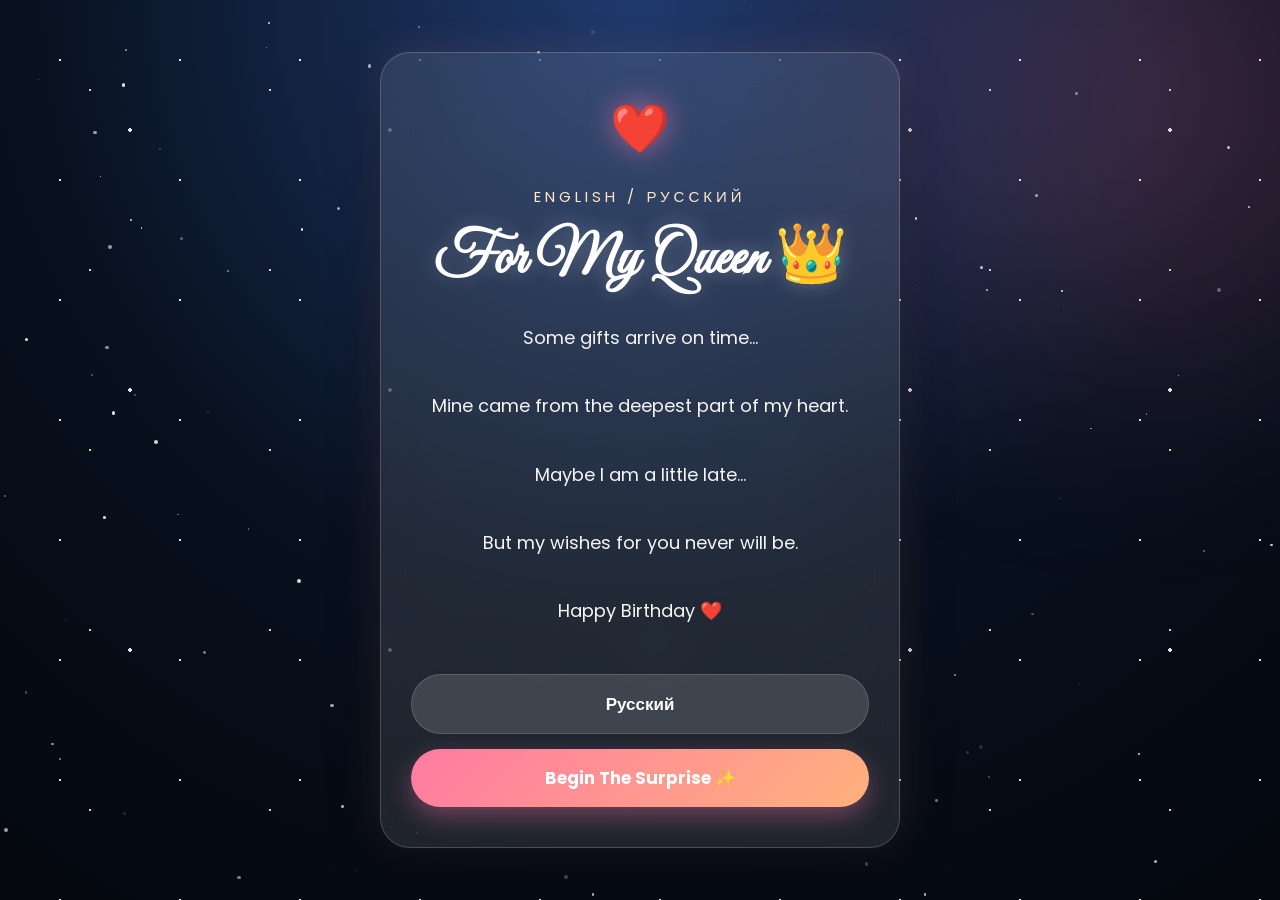
<file: index.html>
<!DOCTYPE html>
<html lang="en">

<head>

<meta charset="UTF-8">
<meta name="viewport" content="width=device-width, initial-scale=1.0">

<title>For My Queen ❤️</title>

<link rel="preconnect" href="https://fonts.googleapis.com">
<link rel="preconnect" href="https://fonts.gstatic.com" crossorigin>

<link href="https://fonts.googleapis.com/css2?family=Poppins:wght@300;400;600;700&family=Great+Vibes&display=swap" rel="stylesheet">

<link rel="stylesheet" href="style.css">
<link rel="stylesheet" href="animations.css">

</head>

<body>

<!-- Background -->

<div class="background">

<div class="stars"></div>

<div class="petals"></div>

<div class="glow"></div>

</div>

<!-- Music -->

<audio id="bgMusic" loop>

<source src="love.mp3" type="audio/mpeg">

</audio>

<!-- Main Card -->

<div class="card">

<div class="heart">

❤️

</div>

<p class="small-title">

English / Русский

</p>

<h1 class="main-title">

For My Queen 👑

</h1>

<p class="subtitle english">

Some gifts arrive on time...

<br><br>

Mine came from the deepest part of my heart.

<br><br>

Maybe I am a little late...

<br><br>

But my wishes for you never will be.

<br><br>

Happy Birthday ❤️

</p>

<p class="subtitle russian">

Некоторые подарки приходят вовремя...

<br><br>

Мой подарок пришёл прямо от сердца.

<br><br>

Возможно, я немного опоздал...

<br><br>

Но мои пожелания для тебя никогда не опоздают.

<br><br>

С Днём Рождения ❤️

</p>

<button id="languageBtn">

Русский

</button>

<button id="beginBtn">

Begin The Surprise ✨

</button>

</div>
<!-- ================= STORY ================= -->

<script src="music.js"></script>

<script src="effects.js"></script>

<script src="script.js"></script>

</body>

</html>
</file>
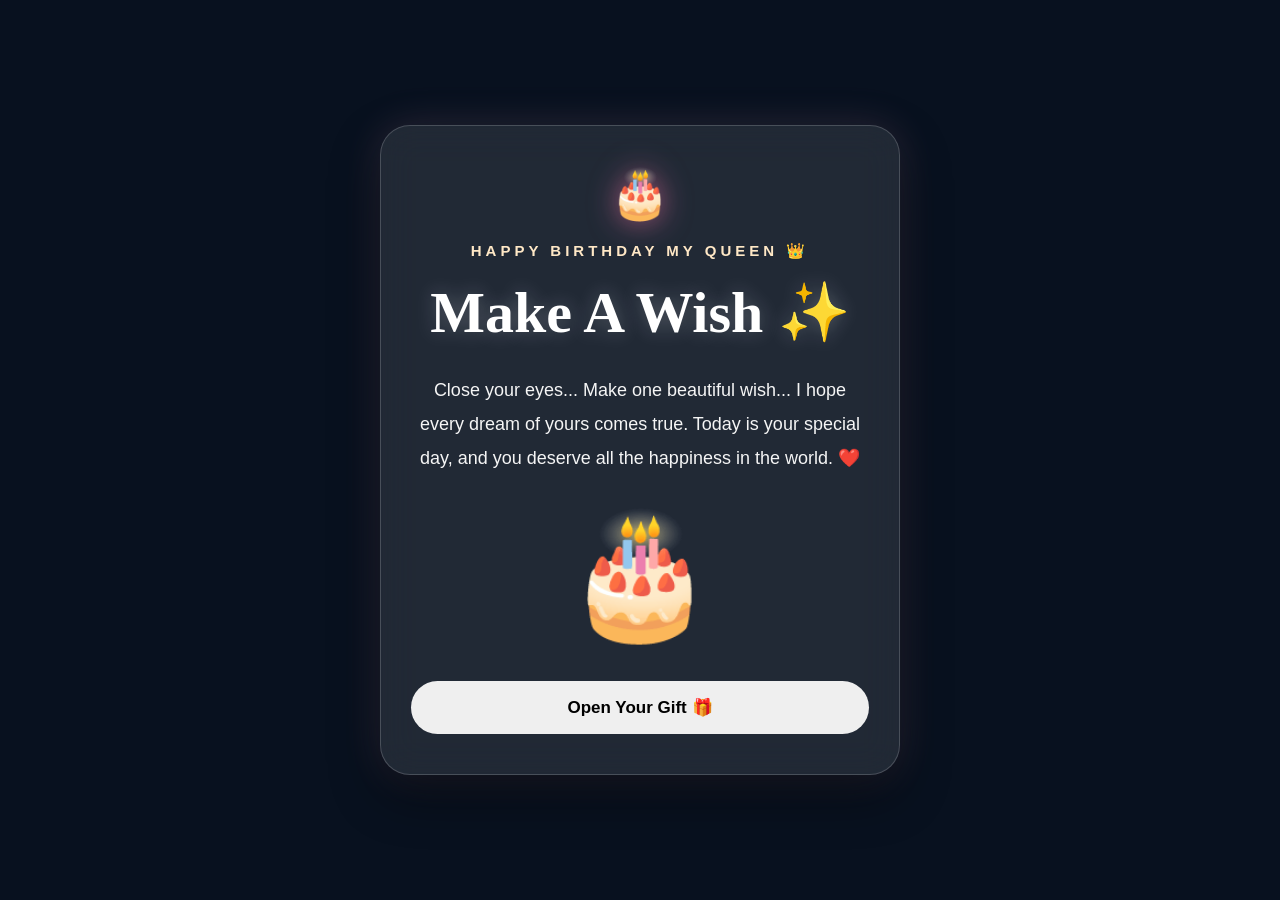
<file: cake.html>
<!DOCTYPE html>
<html lang="en">

<head>

<meta charset="UTF-8">
<meta name="viewport" content="width=device-width, initial-scale=1.0">

<title>Happy Birthday ❤️</title>

<link rel="stylesheet" href="style.css">
<link rel="stylesheet" href="animations.css">

</head>

<body>

<audio id="bgMusic" autoplay loop>
    <source src="love.mp3" type="audio/mpeg">
</audio>

<div class="card">

<div class="heart">🎂</div>

<h2 class="small-title">
Happy Birthday My Queen 👑
</h2>

<h1 class="main-title">
Make A Wish ✨
</h1>

<p class="subtitle">

Close your eyes...

Make one beautiful wish...

I hope every dream of yours comes true.

Today is your special day,

and you deserve all the happiness in the world.

❤️

</p>

<div style="font-size:120px;margin:20px 0;">
🎂
</div>

<button id="nextBtn">

Open Your Gift 🎁

</button>

</div>

<script src="music.js"></script>

<script>

document.getElementById("nextBtn").onclick=function(){

window.location.href="gift.html";

}

</script>

</body>

</html>
</file>
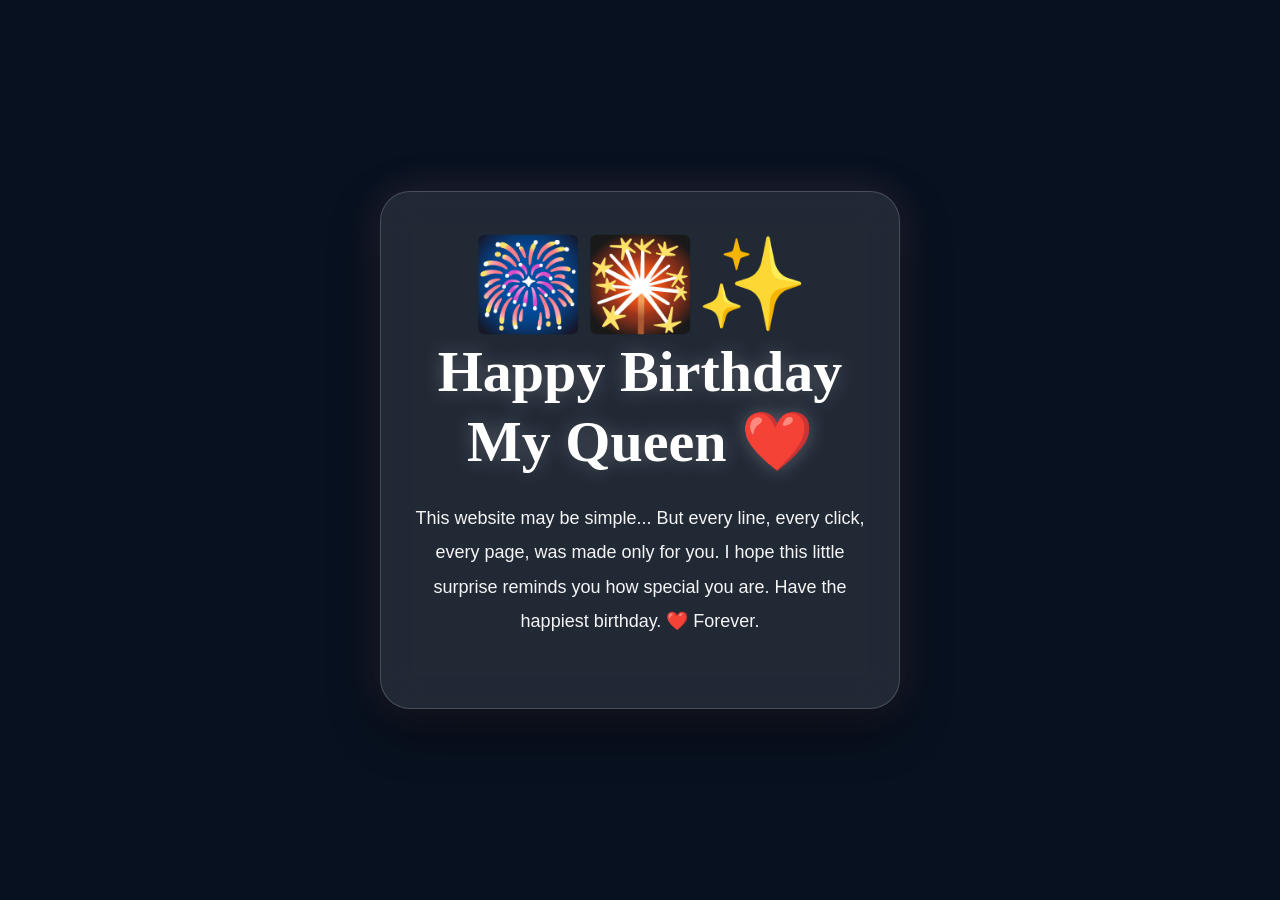
<file: fireworks.html>
<!DOCTYPE html>
<html lang="en">

<head>

<meta charset="UTF-8">
<meta name="viewport" content="width=device-width, initial-scale=1.0">

<title>Happy Birthday ❤️</title>

<link rel="stylesheet" href="style.css">
<link rel="stylesheet" href="animations.css">

</head>

<body>

<audio id="bgMusic" autoplay loop>
    <source src="love.mp3" type="audio/mpeg">
</audio>

<div class="card">

<div style="font-size:90px;">🎆🎇✨</div>

<h1 class="main-title">

Happy Birthday
My Queen ❤️

</h1>

<p class="subtitle">

This website may be simple...

But every line,
every click,
every page,

was made only for you.

I hope this little surprise reminds you how special you are.

Have the happiest birthday.

❤️ Forever.

</p>

</div>

<script src="music.js"></script>
<script src="effects.js"></script>

</body>

</html>
</file>
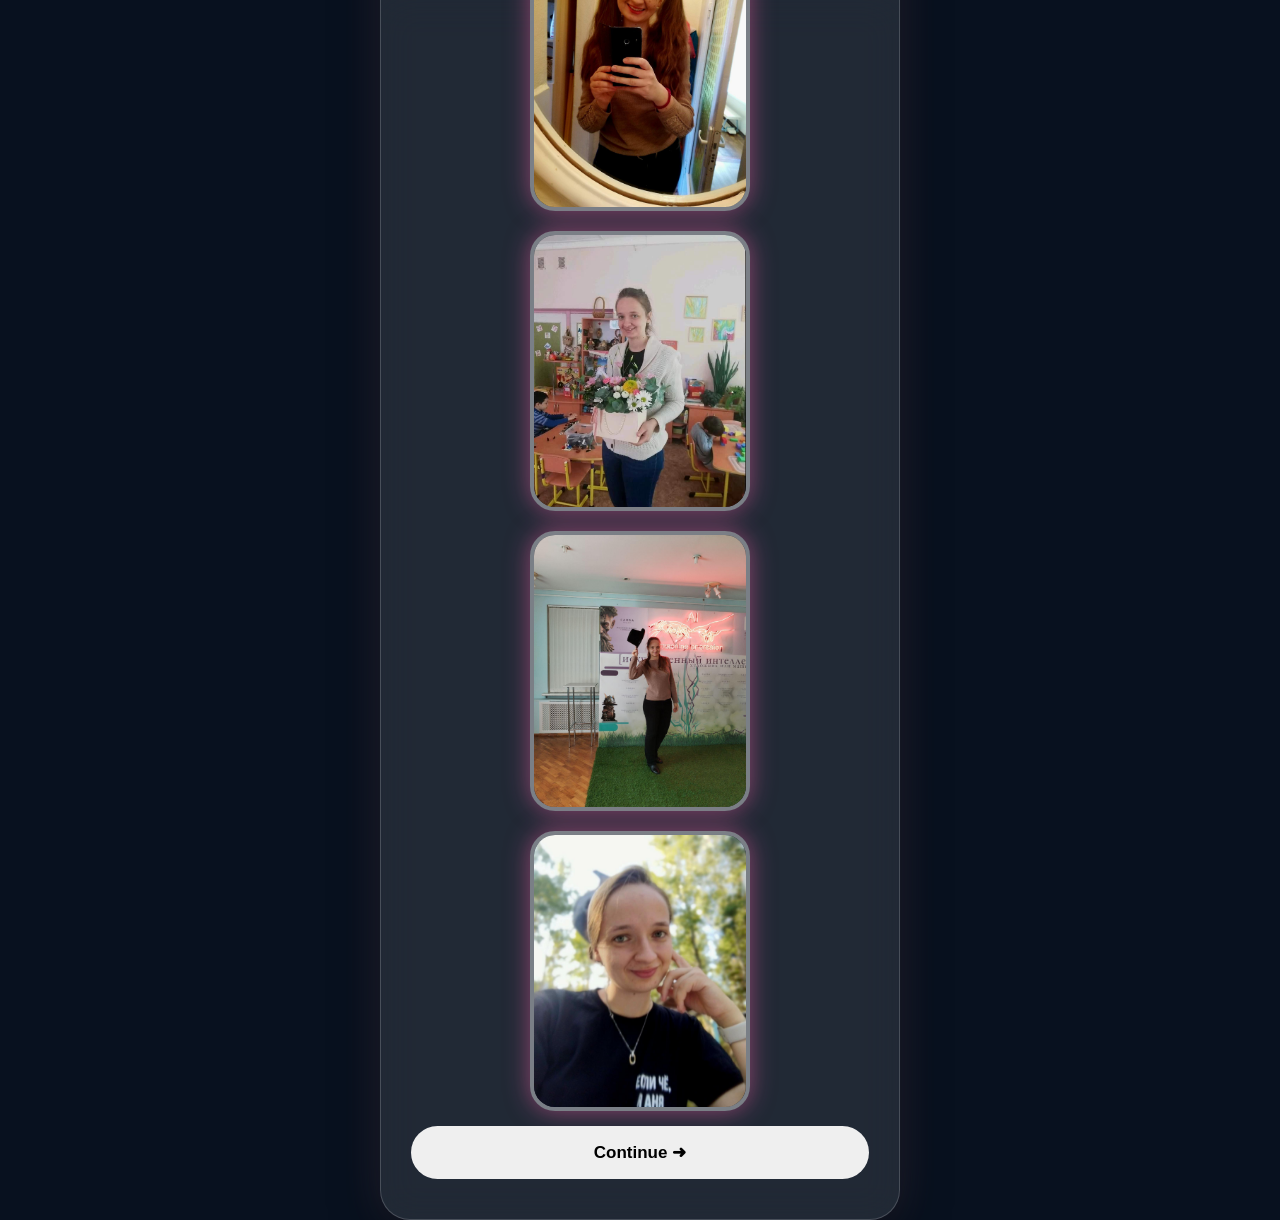
<file: gallery.html>
<!DOCTYPE html>
<html lang="en">

<head>

<meta charset="UTF-8">
<meta name="viewport" content="width=device-width, initial-scale=1.0">

<title>Our Memories ❤️</title>

<link rel="stylesheet" href="style.css">
<link rel="stylesheet" href="animations.css">

</head>

<body>

<audio id="bgMusic" autoplay loop>
    <source src="love.mp3" type="audio/mpeg">
</audio>

<div class="card">

<div class="heart">❤️</div>

<h2 class="small-title">
Our Beautiful Memories 📸
</h2>

<p class="subtitle">
Every picture tells a story.
Every smile holds a memory.
Every memory reminds me how special you are.
</p>

<div class="gallery">

<img src="photo1.jpg" alt="Memory 1">

<img src="photo2.jpg" alt="Memory 2">

<img src="photo3.jpg" alt="Memory 3">

<img src="photo4.jpg" alt="Memory 4">

</div>

<button id="nextBtn">

Continue ➜

</button>

</div>

<script src="music.js"></script>

<script>

document.getElementById("nextBtn").onclick=function(){

window.location.href="cake.html";

}

</script>

</body>

</html>
</file>
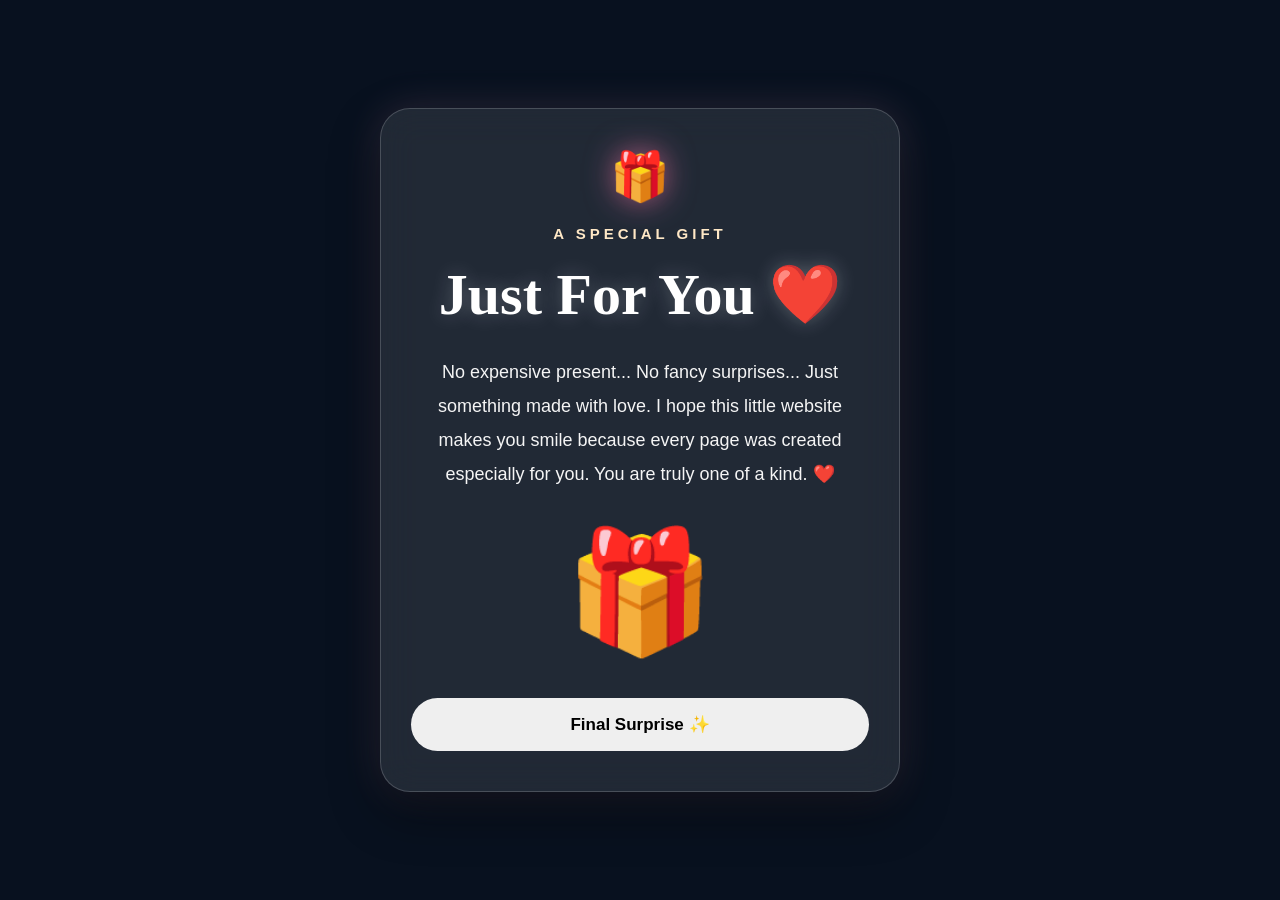
<file: gift.html>
<!DOCTYPE html>
<html lang="en">

<head>

<meta charset="UTF-8">
<meta name="viewport" content="width=device-width, initial-scale=1.0">

<title>Your Gift ❤️</title>

<link rel="stylesheet" href="style.css">
<link rel="stylesheet" href="animations.css">

</head>

<body>

<audio id="bgMusic" autoplay loop>
    <source src="love.mp3" type="audio/mpeg">
</audio>

<div class="card">

<div class="heart">🎁</div>

<h2 class="small-title">
A Special Gift
</h2>

<h1 class="main-title">
Just For You ❤️
</h1>

<p class="subtitle">

No expensive present...

No fancy surprises...

Just something made with love.

I hope this little website makes you smile because every page was created especially for you.

You are truly one of a kind.

❤️

</p>

<div style="font-size:120px;margin:20px 0;">
🎁
</div>

<button id="nextBtn">

Final Surprise ✨

</button>

</div>

<script src="music.js"></script>

<script>

document.getElementById("nextBtn").onclick=function(){

window.location.href="wish.html";

}

</script>

</body>

</html>
</file>
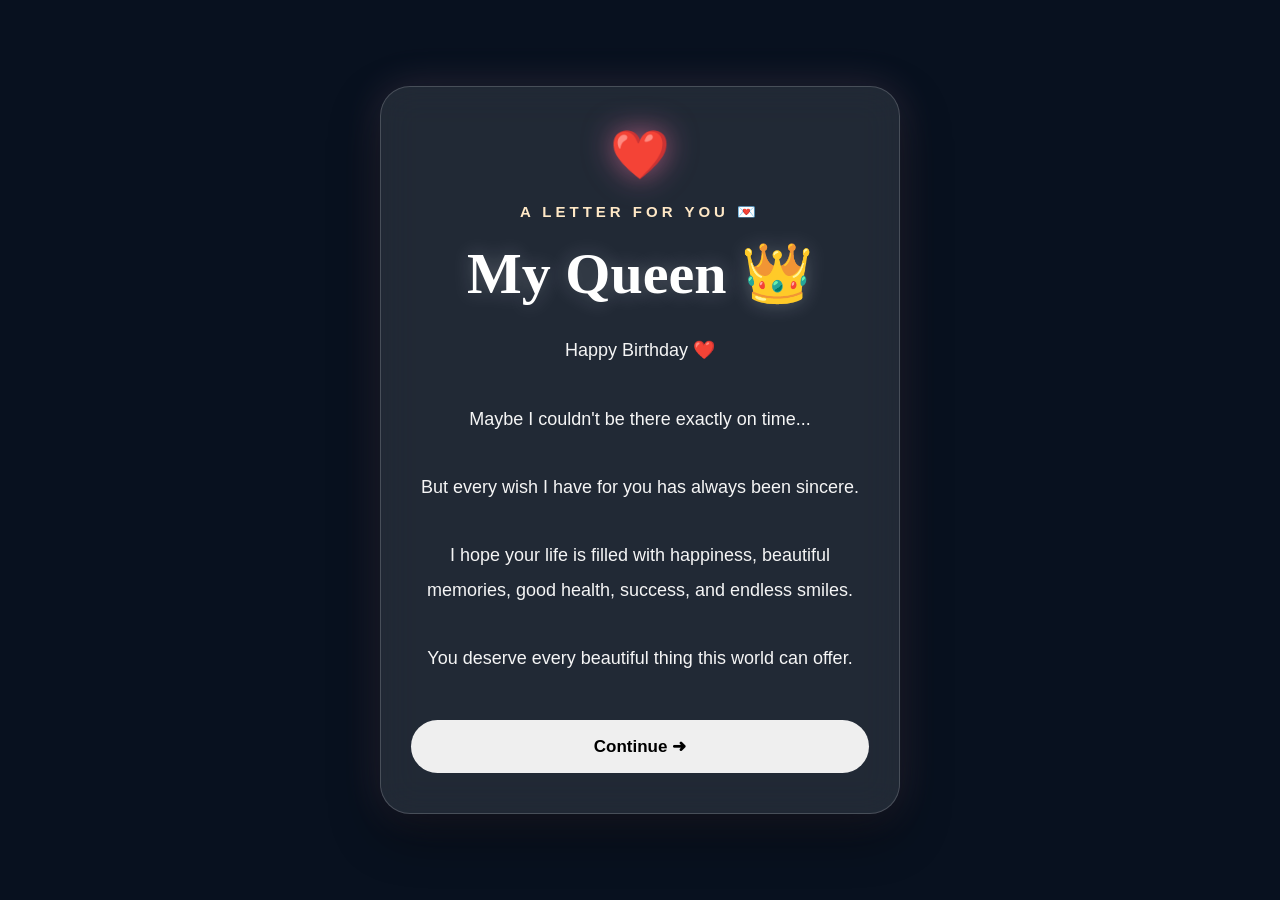
<file: letter.html>
<!DOCTYPE html>
<html lang="en">

<head>

<meta charset="UTF-8">

<meta name="viewport" content="width=device-width, initial-scale=1.0">

<title>A Letter ❤️</title>

<link rel="stylesheet" href="style.css">

<link rel="stylesheet" href="animations.css">

</head>

<body>

<audio id="bgMusic" autoplay loop>
    <source src="love.mp3" type="audio/mpeg">
</audio>

<div class="card">

<div class="heart">❤️</div>

<h2 class="small-title">
A Letter For You 💌
</h2>

<h1 class="main-title">
My Queen 👑
</h1>

<p class="subtitle">

Happy Birthday ❤️

<br><br>

Maybe I couldn't be there exactly on time...

<br><br>

But every wish I have for you has always been sincere.

<br><br>

I hope your life is filled with happiness,

beautiful memories,

good health,

success,

and endless smiles.

<br><br>

You deserve every beautiful thing this world can offer.

</p>

<button id="nextBtn">

Continue ➜

</button>

</div>

<script src="music.js"></script>

<script>

document.getElementById("nextBtn").onclick=function(){

window.location.href="gallery.html";

}

</script>

</body>

</html>
</file>
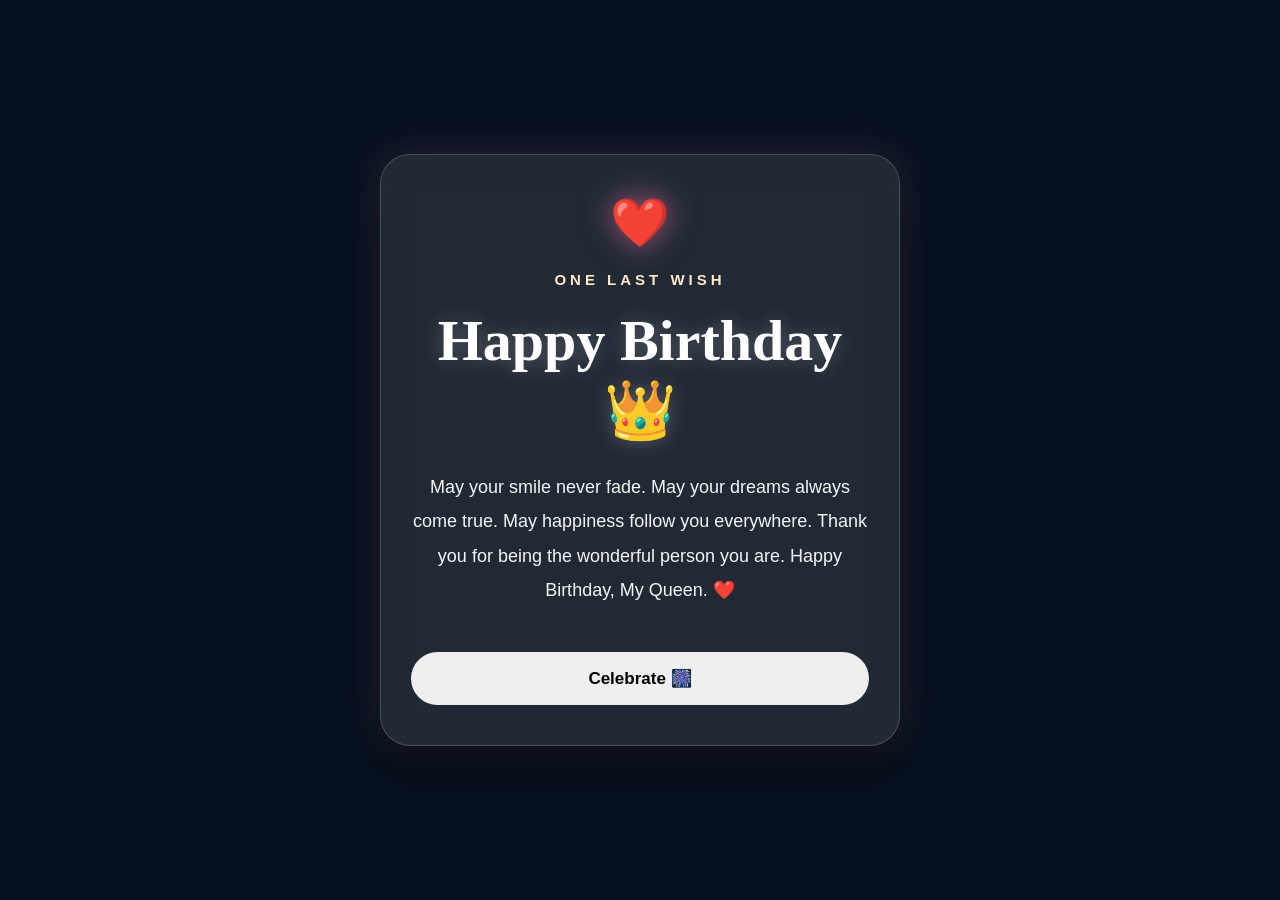
<file: wish.html>
<!DOCTYPE html>
<html lang="en">

<head>

<meta charset="UTF-8">
<meta name="viewport" content="width=device-width, initial-scale=1.0">

<title>My Wish ❤️</title>

<link rel="stylesheet" href="style.css">
<link rel="stylesheet" href="animations.css">

</head>

<body>

<audio id="bgMusic" autoplay loop>
    <source src="love.mp3" type="audio/mpeg">
</audio>

<div class="card">

<div class="heart">❤️</div>

<h2 class="small-title">
One Last Wish
</h2>

<h1 class="main-title">
Happy Birthday 👑
</h1>

<p class="subtitle">

May your smile never fade.

May your dreams always come true.

May happiness follow you everywhere.

Thank you for being the wonderful person you are.

Happy Birthday, My Queen.

❤️

</p>

<button id="nextBtn">

Celebrate 🎆

</button>

</div>

<script src="music.js"></script>

<script>

document.getElementById("nextBtn").onclick=function(){

window.location.href="fireworks.html";

}

</script>

</body>

</html>
</file>
<file: style.css>
*{
margin:0;
padding:0;
box-sizing:border-box;
font-family:'Poppins',sans-serif;
}

body{
width:100%;
height:100vh;
overflow:hidden;
display:flex;
justify-content:center;
align-items:center;
background:#08111f;
color:white;
position:relative;
}

/* Animated Background */

.background{
position:fixed;
top:0;
left:0;
width:100%;
height:100%;
background:
radial-gradient(circle at top,#203a6d 0%,#08111f 55%,#04070d 100%);
overflow:hidden;
z-index:-5;
}

/* Soft Glow */

.glow{
position:absolute;
width:500px;
height:500px;
background:rgba(255,120,170,.18);
filter:blur(120px);
border-radius:50%;
top:-150px;
right:-120px;
animation:glowMove 12s ease-in-out infinite alternate;
}

/* Stars */

.stars{
position:absolute;
width:100%;
height:100%;
background-image:
radial-gradient(white 1px,transparent 1px),
radial-gradient(#ffe7a3 1px,transparent 1px),
radial-gradient(#ffffff 2px,transparent 2px);
background-size:120px 120px,180px 180px,260px 260px;
animation:starsMove 120s linear infinite;
opacity:.9;
}

/* Petals Layer */

.petals{
position:absolute;
width:100%;
height:100%;
overflow:hidden;
}

/* Main Card */

.card{

width:90%;
max-width:520px;

padding:40px 30px;

border-radius:30px;

background:rgba(255,255,255,.10);

backdrop-filter:blur(18px);

border:1px solid rgba(255,255,255,.18);

box-shadow:
0 20px 50px rgba(0,0,0,.45),
0 0 40px rgba(255,180,220,.15);

text-align:center;

animation:cardFloat 6s ease-in-out infinite;

}

/* Heart */

.heart{

font-size:48px;

margin-bottom:20px;

animation:pulse 2s infinite;

}

/* Small Title */

.small-title{

font-size:15px;

letter-spacing:4px;

color:#ffe8c6;

text-transform:uppercase;

margin-bottom:18px;

}

/* Main Title */

.main-title{

font-family:'Great Vibes',cursive;

font-size:58px;

line-height:1.2;

margin-bottom:25px;

color:white;

text-shadow:0 0 20px rgba(255,255,255,.25);

}

/* Paragraph */

.subtitle{

font-size:18px;

line-height:1.9;

color:#f5f5f5;

margin-bottom:30px;

}

/* Hide Russian First */

.russian{

display:none;

}

/* Buttons */

button{

width:100%;

padding:16px;

margin-top:15px;

border:none;

border-radius:60px;

font-size:17px;

font-weight:700;

cursor:pointer;

transition:.35s;

}

/* Language Button */

#languageBtn{

background:rgba(255,255,255,.14);

color:white;

border:1px solid rgba(255,255,255,.15);

}

/* Begin Button */

#beginBtn{

background:linear-gradient(135deg,#ff7aa2,#ffb17d);

color:white;

box-shadow:0 10px 25px rgba(255,120,170,.35);

}

/* Hover */

button:hover{

transform:translateY(-3px) scale(1.03);

}

/* Mobile */

@media(max-width:600px){

.main-title{

font-size:46px;

}

.subtitle{

font-size:16px;

}

.card{

padding:32px 24px;

}

}
/* ================= STORY ================= */

.story-section{
    min-height:100vh;
    display:flex;
    flex-direction:column;
    justify-content:center;
    align-items:center;
    padding:50px 20px;
    text-align:center;
}

.story-section h1{
    font-size:42px;
    color:white;
    margin-bottom:30px;
    text-shadow:0 0 20px rgba(255,120,180,.8);
}

.story-section p{
    max-width:700px;
    color:white;
    font-size:22px;
    line-height:2;
}

.gallery{
    display:flex;
    flex-wrap:wrap;
    justify-content:center;
    gap:20px;
    margin-top:30px;
}

.gallery img{
    width:220px;
    height:280px;
    object-fit:cover;
    border-radius:25px;
    border:4px solid rgba(255,255,255,.4);
    box-shadow:0 0 25px rgba(255,100,170,.5);
    transition:.4s;
}

.gallery img:hover{
    transform:scale(1.08);
}

.cake{
    font-size:140px;
    animation:bounce 2s infinite;
}

.gift{
    font-size:120px;
    animation:floatGift 3s infinite ease-in-out;
}

@keyframes bounce{
    0%,100%{transform:translateY(0);}
    50%{transform:translateY(-25px);}
}

@keyframes floatGift{
    0%,100%{transform:translateY(0);}
    50%{transform:translateY(-18px);}
}
</file>
<file: animations.css>
/* Card Floating */

@keyframes cardFloat{

0%,100%{
transform:translateY(0px);
}

50%{
transform:translateY(-12px);
}

}

/* Heart Pulse */

@keyframes pulse{

0%,100%{
transform:scale(1);
}

50%{
transform:scale(1.15);
}

}

/* Background Glow */

@keyframes glowMove{

0%{
transform:translate(0,0);
}

100%{
transform:translate(-80px,60px);
}

}

/* Stars Moving */

@keyframes starsMove{

0%{
background-position:0 0,0 0,0 0;
}

100%{
background-position:-1000px 500px,-600px 300px,-300px 150px;
}

}

/* Fade In */

@keyframes fadeUp{

from{

opacity:0;

transform:translateY(25px);

}

to{

opacity:1;

transform:translateY(0);

}

}

.card{

animation:
fadeUp 1.2s ease,
cardFloat 6s ease-in-out infinite 1.2s;

}

/* Button Animation */

button{

transition:.35s;

}

button:hover{

transform:translateY(-4px) scale(1.03);

box-shadow:0 15px 35px rgba(255,150,180,.35);

}

/* Heart Glow */

.heart{

filter:drop-shadow(0 0 15px rgba(255,120,170,.6));

}
</file>
